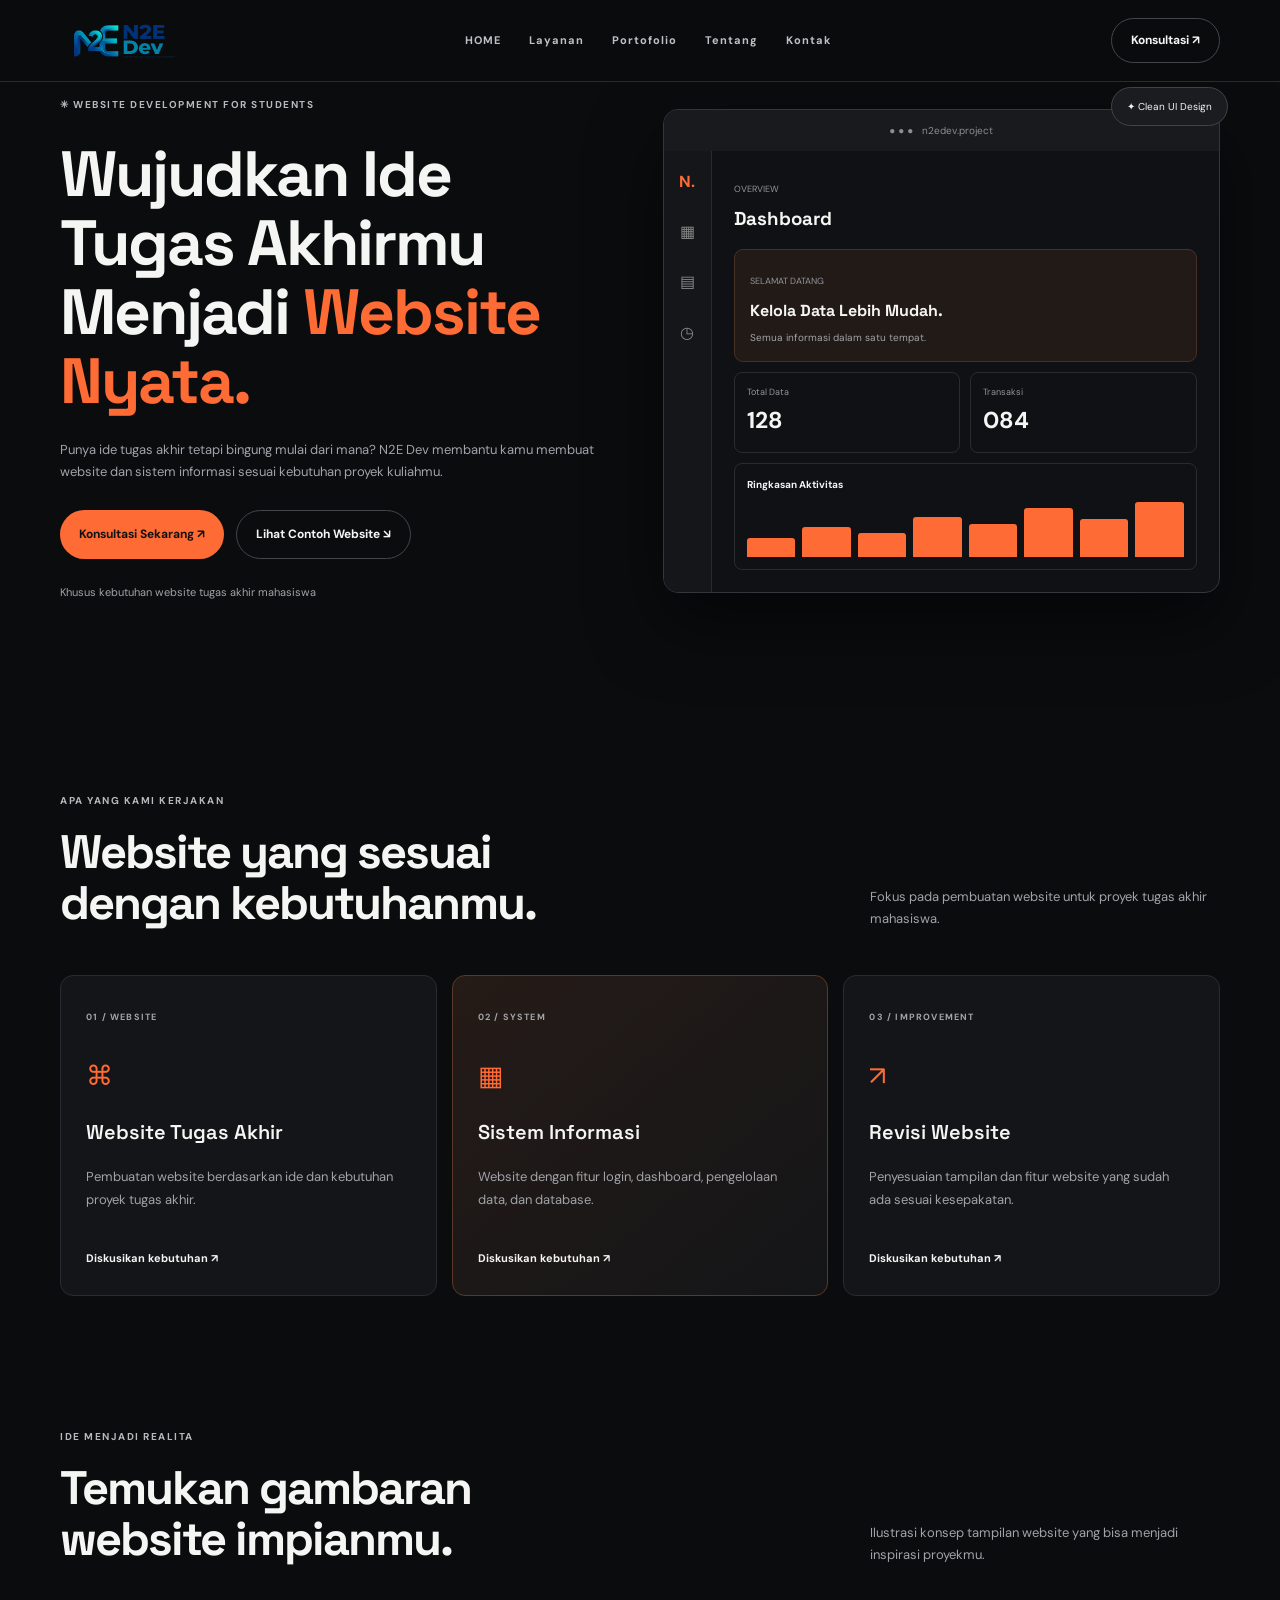
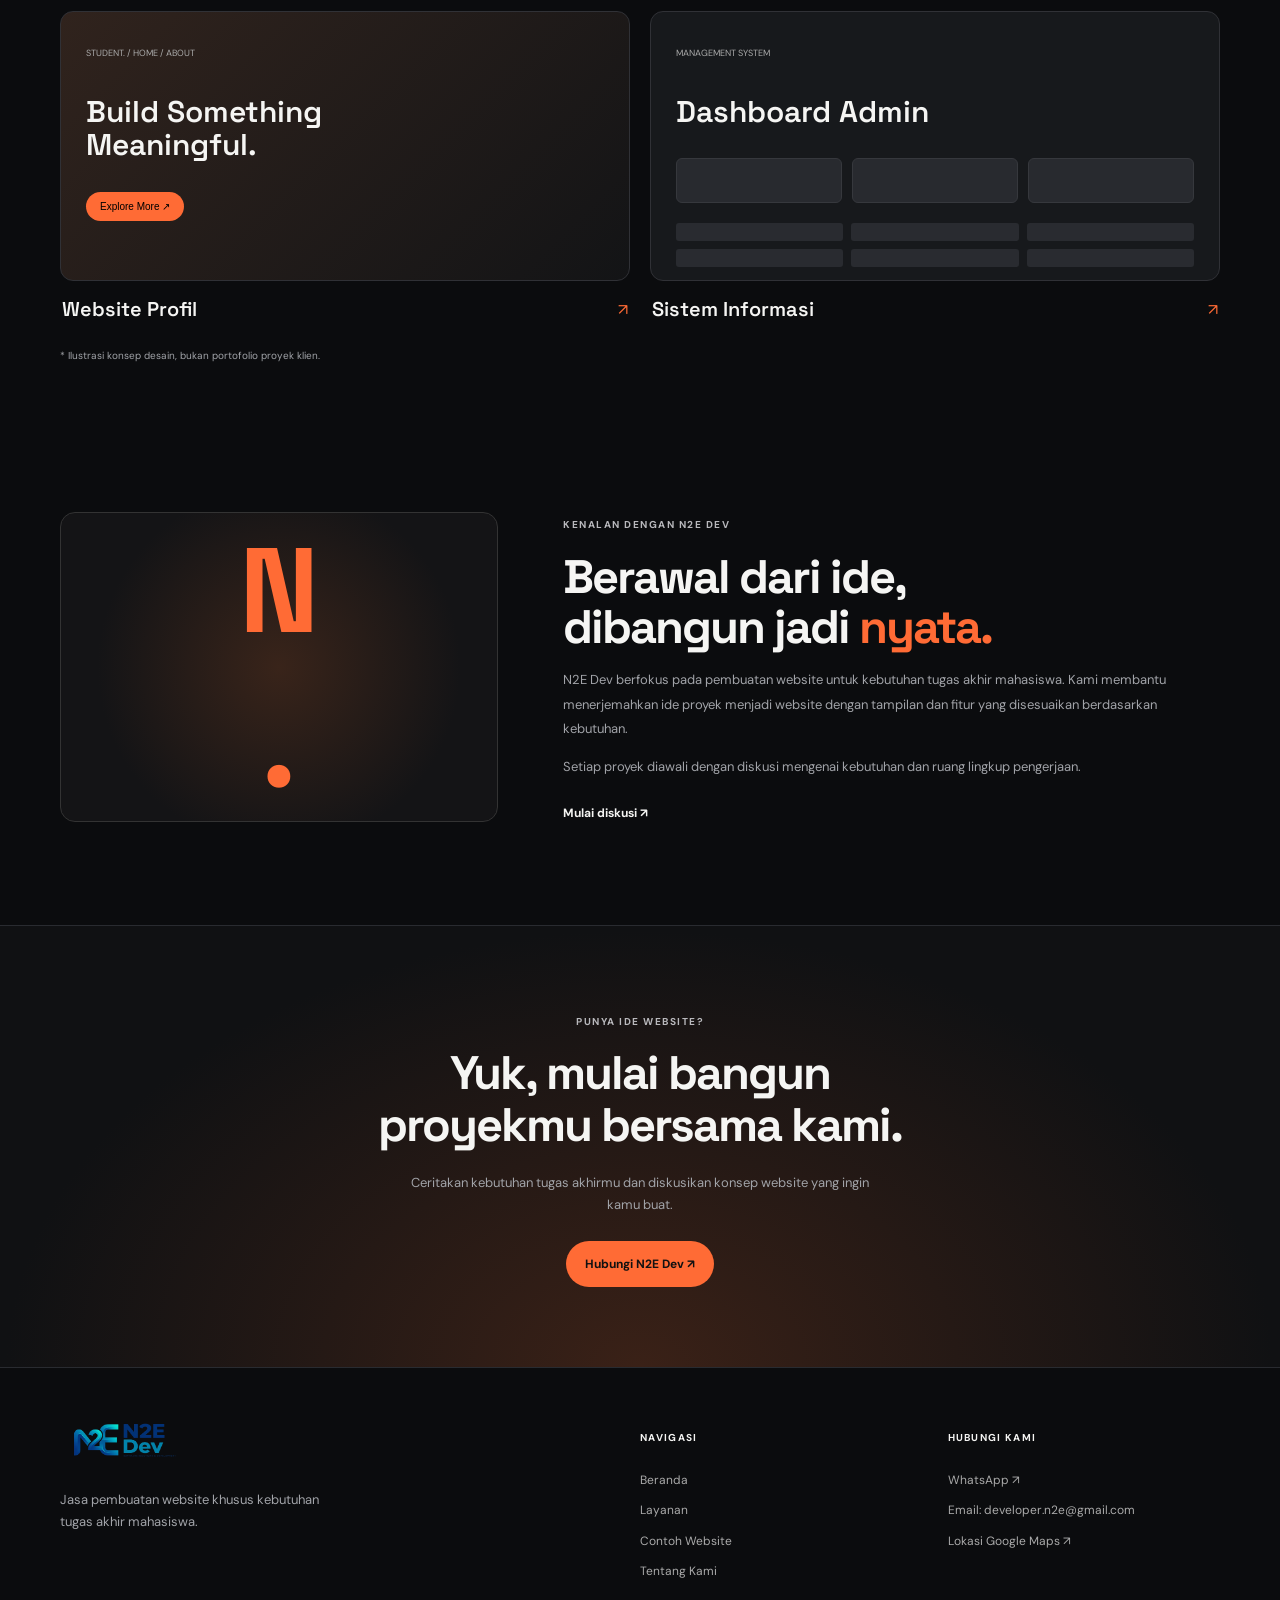
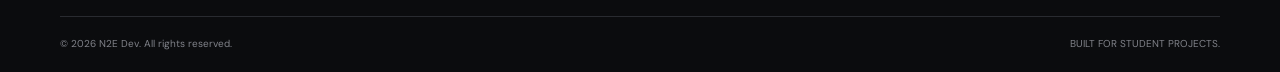
<file: index.html>
<!DOCTYPE html>
<html lang="id">
<head>
  <meta charset="UTF-8">
  <meta name="viewport" content="width=device-width, initial-scale=1.0">
  <title>N2E Dev | Jasa Website Tugas Akhir</title>
  <meta name="description" content="Jasa pembuatan website khusus tugas akhir mahasiswa.">
  <link rel="stylesheet" href="css/style.css">
  <script src="js/layout.js" defer></script>
</head>
<body>
  <div id="navbar-placeholder"></div>

  <main>
    <section class="hero section-wrap" id="home">
      <div class="hero-copy">
        <span class="eyebrow">✳ WEBSITE DEVELOPMENT FOR STUDENTS</span>
        <h1>Wujudkan Ide<br>Tugas Akhirmu<br>Menjadi <span>Website Nyata.</span></h1>
        <p>Punya ide tugas akhir tetapi bingung mulai dari mana? N2E Dev membantu kamu membuat website dan sistem informasi sesuai kebutuhan proyek kuliahmu.</p>
        <div class="actions">
          <a class="btn btn-primary" href="https://wa.me/6285743997608?text=Halo%20N2E%20Dev%2C%20saya%20ingin%20konsultasi%20website%20tugas%20akhir." target="_blank" rel="noopener">Konsultasi Sekarang ↗</a>
          <a class="btn btn-outline" href="#contoh">Lihat Contoh Website ↘</a>
        </div>
        <p class="small-note">Khusus kebutuhan website tugas akhir mahasiswa</p>
      </div>

      <div class="hero-art">
        <div class="browser">
          <div class="browser-top">● ● ● &nbsp; n2edev.project</div>
          <div class="dashboard">
            <aside><b>N.</b><span>▦</span><span>▤</span><span>◷</span></aside>
            <div class="dash-content">
              <small>OVERVIEW</small>
              <h3>Dashboard</h3>
              <div class="welcome">
                <small>SELAMAT DATANG</small>
                <h3>Kelola Data Lebih Mudah.</h3>
                <p>Semua informasi dalam satu tempat.</p>
              </div>
              <div class="stats">
                <div><small>Total Data</small><strong>128</strong></div>
                <div><small>Transaksi</small><strong>084</strong></div>
              </div>
              <div class="chart">
                <strong>Ringkasan Aktivitas</strong>
                <div class="bars">
                  <i style="height:35%"></i><i style="height:55%"></i>
                  <i style="height:43%"></i><i style="height:72%"></i>
                  <i style="height:60%"></i><i style="height:88%"></i>
                  <i style="height:68%"></i><i style="height:100%"></i>
                </div>
              </div>
            </div>
          </div>
        </div>
        <div class="float-chip">✦ Clean UI Design</div>
      </div>
    </section>

    <section class="section section-wrap" id="layanan">
      <div class="section-heading">
        <div><span class="eyebrow">APA YANG KAMI KERJAKAN</span>
          <h2>Website yang sesuai<br>dengan kebutuhanmu.</h2></div>
        <p>Fokus pada pembuatan website untuk proyek tugas akhir mahasiswa.</p>
      </div>

      <div class="cards">
        <article class="service-card">
          <span class="card-index">01 / WEBSITE</span>
          <div class="service-icon">⌘</div>
          <h3>Website Tugas Akhir</h3>
          <p>Pembuatan website berdasarkan ide dan kebutuhan proyek tugas akhir.</p>
          <a href="https://wa.me/6285743997608" target="_blank" rel="noopener">Diskusikan kebutuhan ↗</a>
        </article>
        <article class="service-card featured">
          <span class="card-index">02 / SYSTEM</span>
          <div class="service-icon">▦</div>
          <h3>Sistem Informasi</h3>
          <p>Website dengan fitur login, dashboard, pengelolaan data, dan database.</p>
          <a href="https://wa.me/6285743997608" target="_blank" rel="noopener">Diskusikan kebutuhan ↗</a>
        </article>
        <article class="service-card">
          <span class="card-index">03 / IMPROVEMENT</span>
          <div class="service-icon">↗</div>
          <h3>Revisi Website</h3>
          <p>Penyesuaian tampilan dan fitur website yang sudah ada sesuai kesepakatan.</p>
          <a href="https://wa.me/6285743997608" target="_blank" rel="noopener">Diskusikan kebutuhan ↗</a>
        </article>
      </div>
    </section>

    <section class="section section-wrap" id="contoh">
      <div class="section-heading">
        <div><span class="eyebrow">IDE MENJADI REALITA</span>
          <h2>Temukan gambaran<br>website impianmu.</h2></div>
        <p>Ilustrasi konsep tampilan website yang bisa menjadi inspirasi proyekmu.</p>
      </div>
      <div class="project-grid">
        <article class="project-card">
          <div class="project-visual visual-site">
            <span>STUDENT. / HOME / ABOUT</span>
            <h3>Build Something<br>Meaningful.</h3>
            <button>Explore More ↗</button>
          </div>
          <div class="project-info"><h3>Website Profil</h3><span>↗</span></div>
        </article>
        <article class="project-card">
          <div class="project-visual visual-dash">
            <span>MANAGEMENT SYSTEM</span>
            <h3>Dashboard Admin</h3>
            <div class="fake-stats"><i></i><i></i><i></i></div>
            <div class="fake-table"><i></i><i></i><i></i><i></i><i></i><i></i></div>
          </div>
          <div class="project-info"><h3>Sistem Informasi</h3><span>↗</span></div>
        </article>
      </div>
      <p class="disclaimer">* Ilustrasi konsep desain, bukan portofolio proyek klien.</p>
    </section>

    <section class="about-section section-wrap" id="tentang">
      <div class="about-logo">N<span>.</span></div>
      <div>
        <span class="eyebrow">KENALAN DENGAN N2E DEV</span>
        <h2>Berawal dari ide,<br>dibangun jadi <span>nyata.</span></h2>
        <p>N2E Dev berfokus pada pembuatan website untuk kebutuhan tugas akhir mahasiswa. Kami membantu menerjemahkan ide proyek menjadi website dengan tampilan dan fitur yang disesuaikan berdasarkan kebutuhan.</p>
        <p>Setiap proyek diawali dengan diskusi mengenai kebutuhan dan ruang lingkup pengerjaan.</p>
        <a class="text-link" href="#kontak">Mulai diskusi ↗</a>
      </div>
    </section>

    <section class="cta-section" id="kontak">
      <span class="eyebrow">PUNYA IDE WEBSITE?</span>
      <h2>Yuk, mulai bangun<br>proyekmu bersama kami.</h2>
      <p>Ceritakan kebutuhan tugas akhirmu dan diskusikan konsep website yang ingin kamu buat.</p>
      <a class="btn btn-primary" href="https://wa.me/6285743997608?text=Halo%20N2E%20Dev%2C%20saya%20ingin%20konsultasi." target="_blank" rel="noopener">Hubungi N2E Dev ↗</a>
    </section>
  </main>

  <div id="footer-placeholder"></div>
</body>
</html>
</file>
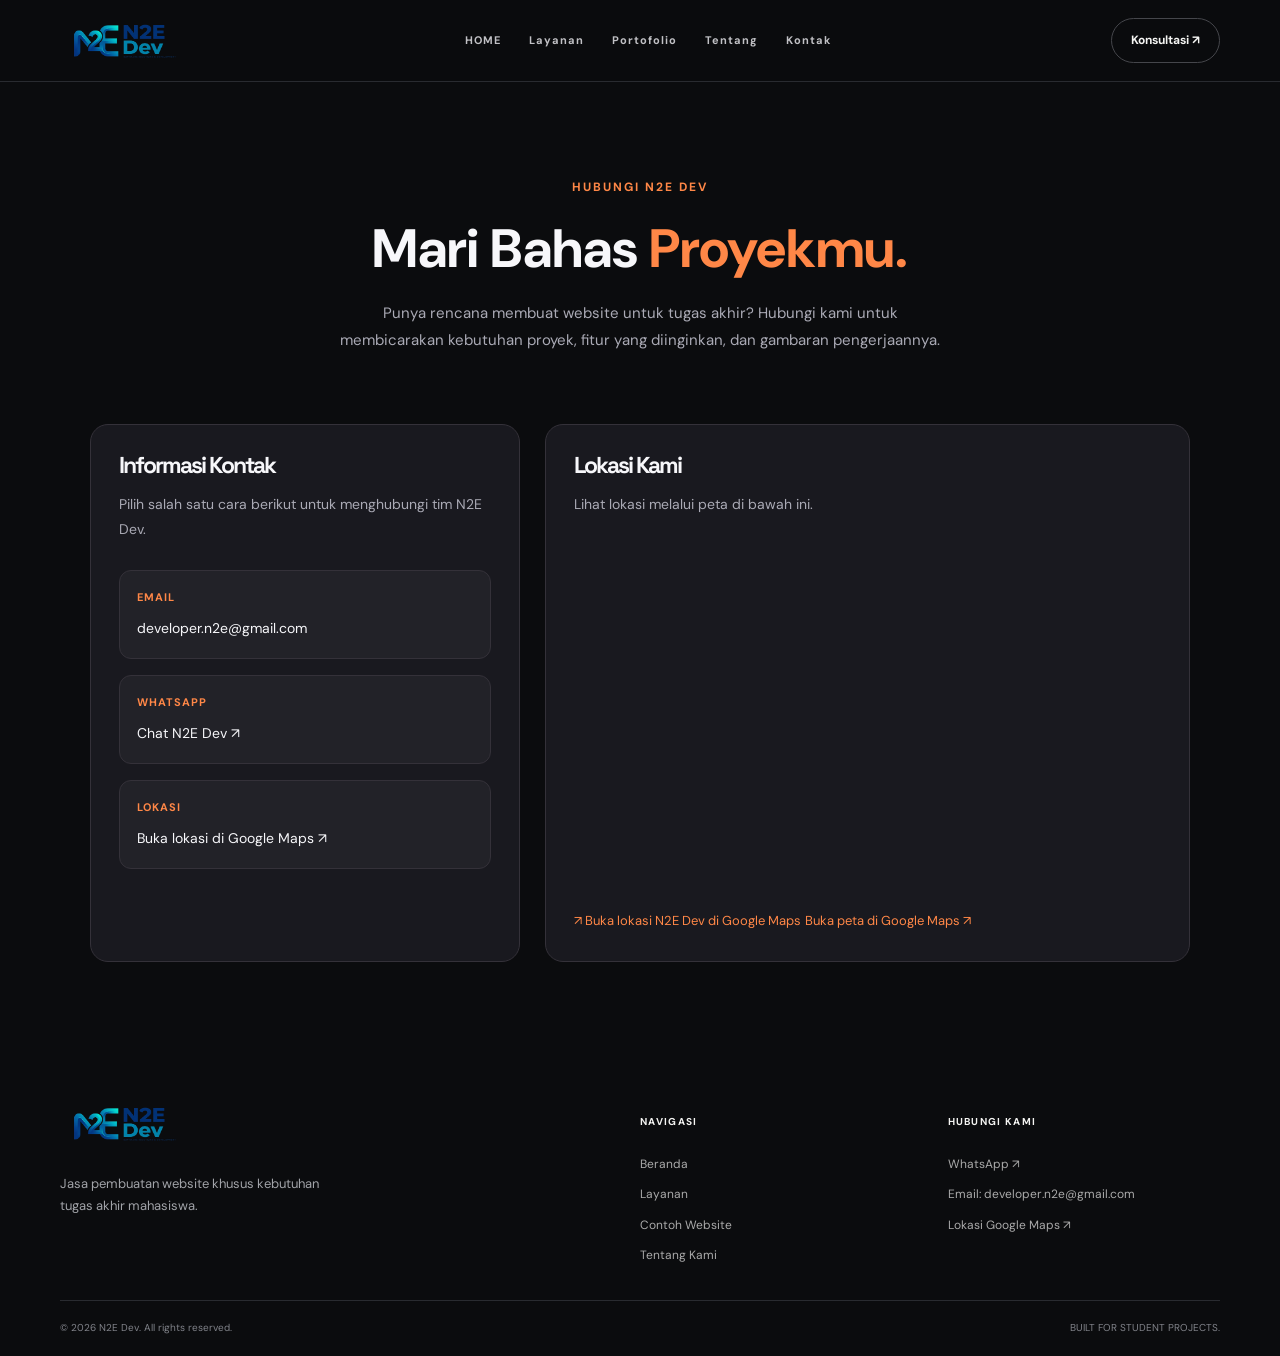
<file: kontak.html>
<!DOCTYPE html>
<html lang="id">
<head>
    <meta charset="UTF-8">
    <meta name="viewport" content="width=device-width, initial-scale=1.0">

    <title>Kontak | N2E Dev</title>
    <meta name="description" content="Hubungi N2E Dev untuk konsultasi website tugas akhir mahasiswa.">

    <link rel="stylesheet" href="css/style.css">
    <script src="js/layout.js" defer></script>

    <style>
        .contact-hero {
            padding: 90px 20px 45px;
            text-align: center;
        }

        .contact-container {
            width: min(1100px, calc(100% - 40px));
            margin: 0 auto;
        }

        .contact-label {
            color: #ff8747;
            font-size: 12px;
            font-weight: 700;
            letter-spacing: 2px;
        }

        .contact-hero h1 {
            margin: 18px 0;
            color: #f7f7fa;
            font-size: clamp(34px, 5vw, 54px);
            line-height: 1.2;
        }

        .contact-hero h1 span {
            color: #ff8747;
        }

        .contact-hero p {
            max-width: 620px;
            margin: 0 auto;
            color: #aaaab5;
            font-size: 15px;
            line-height: 1.8;
        }

        .contact-section {
            padding: 25px 0 90px;
        }

        .contact-grid {
            display: grid;
            grid-template-columns: 0.8fr 1.2fr;
            gap: 25px;
            align-items: stretch;
        }

        .contact-info,
        .contact-map {
            padding: 28px;
            background: #19191f;
            border: 1px solid #343139;
            border-radius: 18px;
        }

        .contact-info h2,
        .contact-map h2 {
            margin: 0 0 12px;
            color: #f7f7fa;
            font-size: 23px;
        }

        .contact-description {
            margin-bottom: 28px;
            color: #aaaab5;
            font-size: 14px;
            line-height: 1.8;
        }

        .contact-item {
            display: block;
            margin-top: 16px;
            padding: 17px;
            color: #f7f7fa;
            text-decoration: none;
            background: #222228;
            border: 1px solid #343139;
            border-radius: 12px;
            transition: border-color .2s ease;
        }

        .contact-item:hover {
            border-color: #ff8747;
        }

        .contact-item small {
            display: block;
            margin-bottom: 7px;
            color: #ff8747;
            font-size: 11px;
            font-weight: 700;
            letter-spacing: 1px;
        }

        .contact-item span {
            font-size: 14px;
            overflow-wrap: anywhere;
        }

        .contact-map iframe {
            display: block;
            width: 100%;
            height: 350px;
            margin-top: 20px;
            border: 0;
            border-radius: 12px;
        }

        .map-link {
            display: inline-block;
            margin-top: 15px;
            color: #ff8747;
            font-size: 13px;
            text-decoration: none;
        }

        .map-link:hover {
            text-decoration: underline;
        }

        @media (max-width: 760px) {
            .contact-hero {
                padding-top: 65px;
            }

            .contact-grid {
                grid-template-columns: 1fr;
            }

            .contact-info,
            .contact-map {
                padding: 22px;
            }

            .contact-map iframe {
                height: 300px;
            }
        }
    </style>
</head>

<body>

    <div id="navbar-placeholder"></div>

    <main>
        <section class="contact-hero">
            <div class="contact-container">
                <span class="contact-label">HUBUNGI N2E DEV</span>

                <h1>
                    Mari Bahas <span>Proyekmu.</span>
                </h1>

                <p>
                    Punya rencana membuat website untuk tugas akhir?
                    Hubungi kami untuk membicarakan kebutuhan proyek,
                    fitur yang diinginkan, dan gambaran pengerjaannya.
                </p>
            </div>
        </section>

        <section class="contact-section">
            <div class="contact-container">
                <div class="contact-grid">

                    <div class="contact-info">
                        <h2>Informasi Kontak</h2>

                        <p class="contact-description">
                            Pilih salah satu cara berikut untuk menghubungi
                            tim N2E Dev.
                        </p>

                        <a
                            class="contact-item"
                            href="mailto:developer.n2e@gmail.com"
                        >
                            <small>EMAIL</small>
                            <span>developer.n2e@gmail.com</span>
                        </a>

                        <a
                            class="contact-item"
                            href="https://wa.me/6285743997608"
                            target="_blank"
                            rel="noopener noreferrer"
                        >
                            <small>WHATSAPP</small>
                            <span>Chat N2E Dev ↗</span>
                        </a>

                        <a
                            class="contact-item"
                            href="https://maps.app.goo.gl/LSsP4iiY8KtoSGz6A"
                            target="_blank"
                            rel="noopener noreferrer"
                        >
                            <small>LOKASI</small>
                            <span>Buka lokasi di Google Maps ↗</span>
                        </a>
                    </div>

                    <div class="contact-map">
                        <h2>Lokasi Kami</h2>

                        <p class="contact-description">
                            Lihat lokasi melalui peta di bawah ini.
                        </p>

<iframe
    src="https://maps.google.com/maps?q=-6.3458026,106.5529234&z=17&output=embed"
    title="Lokasi N2E Dev di Google Maps"
    width="100%"
    height="370"
    style="border:0;"
    loading="lazy"
    allowfullscreen
    referrerpolicy="no-referrer-when-downgrade">
</iframe>

<a
    class="map-link"
    href="https://maps.app.goo.gl/LSsP4iiY8KtoSGz6A"
    target="_blank"
    rel="noopener noreferrer">
    ↗ Buka lokasi N2E Dev di Google Maps
</a>

                        <a
                            class="map-link"
                            href="https://maps.app.goo.gl/LSsP4iiY8KtoSGz6A"
                            target="_blank"
                            rel="noopener noreferrer"
                        >
                            Buka peta di Google Maps ↗
                        </a>
                    </div>

                </div>
            </div>
        </section>
    </main>

    <div id="footer-placeholder"></div>

</body>
</html>
</file>
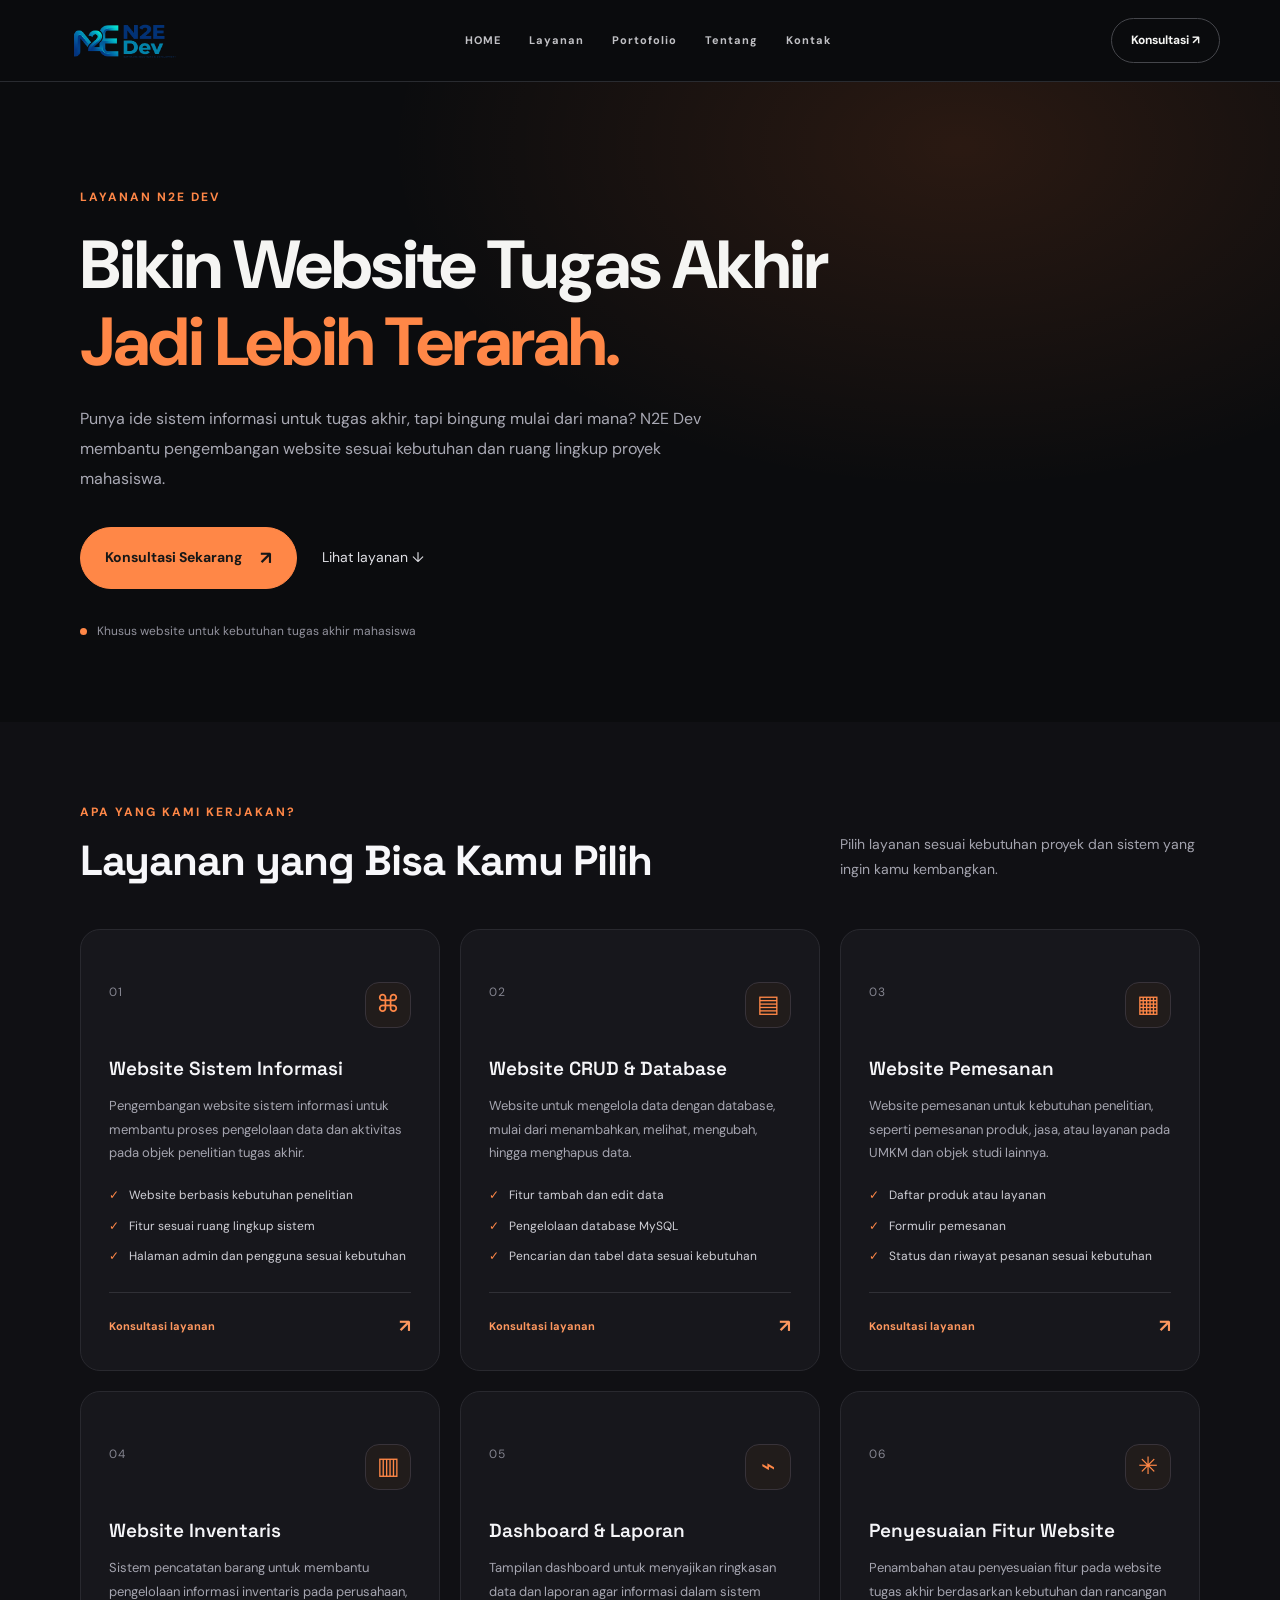
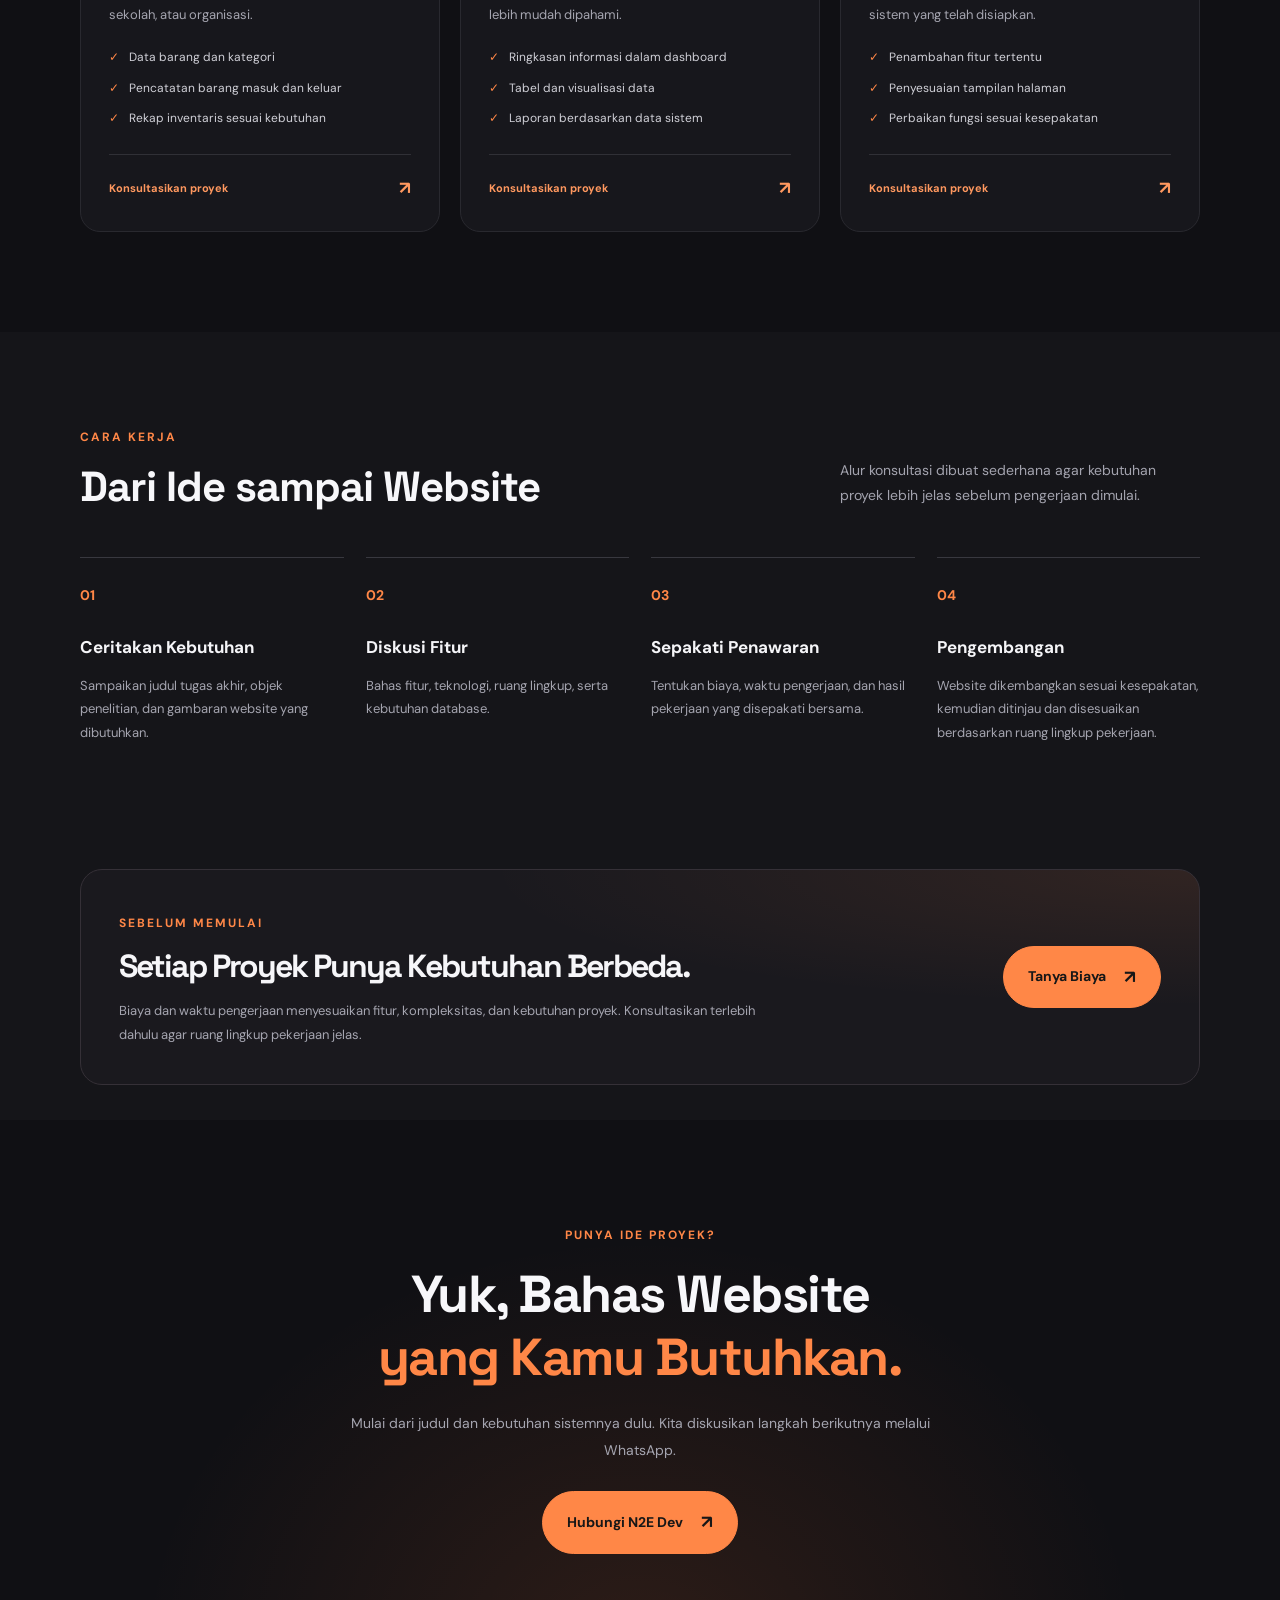
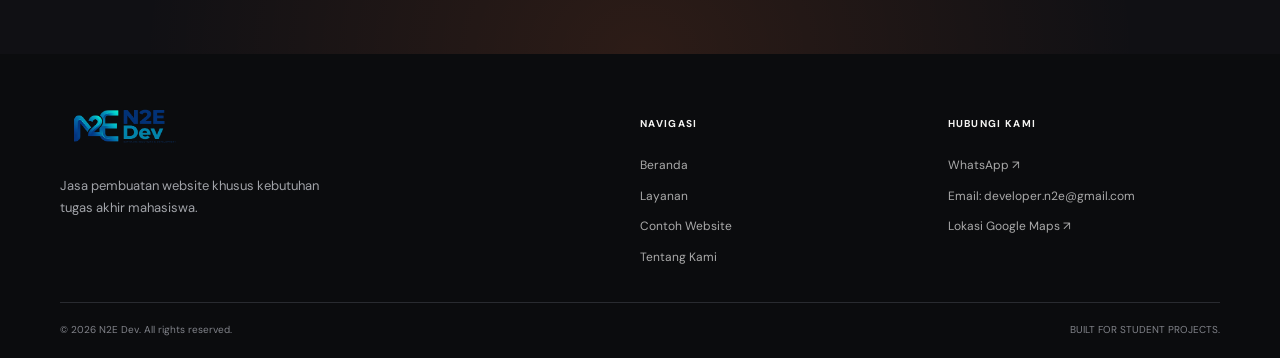
<file: layanan.html>
<!DOCTYPE html>
<html lang="id">
<head>
    <meta charset="UTF-8">
    <meta name="viewport" content="width=device-width, initial-scale=1.0">

    <title>Layanan Website Tugas Akhir | N2E Dev</title>
    <meta name="description" content="Lihat layanan N2E Dev untuk pembuatan website tugas akhir mahasiswa Sistem Informasi dan Informatika.">

    <link rel="stylesheet" href="css/style.css">
    <link rel="stylesheet" href="css/layanan.css">

    <script src="js/layout.js" defer></script>
</head>
<body>

    <!-- Navbar dari komponen -->
    <div id="navbar-placeholder"></div>

    <main>
        <!-- HERO LAYANAN -->
        <section class="service-hero">
            <div class="service-container">
                <span class="section-label">
                    LAYANAN N2E DEV
                </span>

                <h1>
                    Bikin Website Tugas Akhir
                    <span>Jadi Lebih Terarah.</span>
                </h1>

                <p class="service-hero-description">
                    Punya ide sistem informasi untuk tugas akhir, tapi bingung
                    mulai dari mana? N2E Dev membantu pengembangan website
                    sesuai kebutuhan dan ruang lingkup proyek mahasiswa.
                </p>

                <div class="service-hero-actions">
                    <a
                        href="https://wa.me/6285743997608?text=Halo%20N2E%20Dev%2C%20saya%20ingin%20konsultasi%20layanan%20website%20tugas%20akhir."
                        class="service-button"
                        target="_blank"
                        rel="noopener noreferrer"
                    >
                        Konsultasi Sekarang
                        <span>↗</span>
                    </a>

                    <a href="#daftar-layanan" class="service-text-link">
                        Lihat layanan ↓
                    </a>
                </div>

                <div class="service-hero-note">
                    <span class="note-dot"></span>
                    <span>Khusus website untuk kebutuhan tugas akhir mahasiswa</span>
                </div>
            </div>
        </section>

        <!-- DAFTAR LAYANAN -->
        <section class="service-list-section" id="daftar-layanan">
            <div class="service-container">

                <div class="service-section-heading">
                    <div>
                        <span class="section-label">APA YANG KAMI KERJAKAN?</span>
                        <h2>Layanan yang Bisa Kamu Pilih</h2>
                    </div>

                    <p>
                        Pilih layanan sesuai kebutuhan proyek dan sistem
                        yang ingin kamu kembangkan.
                    </p>
                </div>

                <div class="service-grid">

                    <!-- LAYANAN 1 -->
                    <article class="service-card">
                        <div class="service-card-top">
                            <span class="service-number">01</span>
                            <span class="service-icon">⌘</span>
                        </div>

                        <h3>Website Sistem Informasi</h3>

                        <p>
                            Pengembangan website sistem informasi untuk
                            membantu proses pengelolaan data dan aktivitas
                            pada objek penelitian tugas akhir.
                        </p>

                        <ul>
                            <li>Website berbasis kebutuhan penelitian</li>
                            <li>Fitur sesuai ruang lingkup sistem</li>
                            <li>Halaman admin dan pengguna sesuai kebutuhan</li>
                        </ul>

                       <a href="https://wa.me/6285743997608?text=Halo%20N2E%20Dev%2C%20saya%20ingin%20konsultasi%20pembuatan%20website%20sistem%20informasi."
   class="service-card-link"
   target="_blank"
   rel="noopener noreferrer">
    Konsultasi layanan <span>↗</span>
</a>
                    </article>

                    <!-- LAYANAN 2 -->
                    <article class="service-card">
                        <div class="service-card-top">
                            <span class="service-number">02</span>
                            <span class="service-icon">▤</span>
                        </div>

                        <h3>Website CRUD & Database</h3>

                        <p>
                            Website untuk mengelola data dengan database,
                            mulai dari menambahkan, melihat, mengubah,
                            hingga menghapus data.
                        </p>

                        <ul>
                            <li>Fitur tambah dan edit data</li>
                            <li>Pengelolaan database MySQL</li>
                            <li>Pencarian dan tabel data sesuai kebutuhan</li>
                        </ul>

                     <a href="https://wa.me/6285743997608?text=Halo%20N2E%20Dev%2C%20saya%20ingin%20konsultasi%20website%20CRUD%20dan%20database."
   class="service-card-link"
   target="_blank"
   rel="noopener noreferrer">
    Konsultasi layanan <span>↗</span>
</a>
                    </article>

                    <!-- LAYANAN 3 -->
                    <article class="service-card">
                        <div class="service-card-top">
                            <span class="service-number">03</span>
                            <span class="service-icon">▦</span>
                        </div>

                        <h3>Website Pemesanan</h3>

                        <p>
                            Website pemesanan untuk kebutuhan penelitian,
                            seperti pemesanan produk, jasa, atau layanan
                            pada UMKM dan objek studi lainnya.
                        </p>

                        <ul>
                            <li>Daftar produk atau layanan</li>
                            <li>Formulir pemesanan</li>
                            <li>Status dan riwayat pesanan sesuai kebutuhan</li>
                        </ul>

                      <a href="https://wa.me/6285743997608?text=Halo%20N2E%20Dev%2C%20saya%20ingin%20konsultasi%20website%20pemesanan."
   class="service-card-link"
   target="_blank"
   rel="noopener noreferrer">
    Konsultasi layanan <span>↗</span>
</a>
                    </article>

                    <!-- LAYANAN 4 -->
                    <article class="service-card">
                        <div class="service-card-top">
                            <span class="service-number">04</span>
                            <span class="service-icon">▥</span>
                        </div>

                        <h3>Website Inventaris</h3>

                        <p>
                            Sistem pencatatan barang untuk membantu
                            pengelolaan informasi inventaris pada
                            perusahaan, sekolah, atau organisasi.
                        </p>

                        <ul>
                            <li>Data barang dan kategori</li>
                            <li>Pencatatan barang masuk dan keluar</li>
                            <li>Rekap inventaris sesuai kebutuhan</li>
                        </ul>

                        <a href="#konsultasi" class="service-card-link">
                            Konsultasikan proyek <span>↗</span>
                        </a>
                    </article>

                    <!-- LAYANAN 5 -->
                    <article class="service-card">
                        <div class="service-card-top">
                            <span class="service-number">05</span>
                            <span class="service-icon">⌁</span>
                        </div>

                        <h3>Dashboard & Laporan</h3>

                        <p>
                            Tampilan dashboard untuk menyajikan ringkasan
                            data dan laporan agar informasi dalam sistem
                            lebih mudah dipahami.
                        </p>

                        <ul>
                            <li>Ringkasan informasi dalam dashboard</li>
                            <li>Tabel dan visualisasi data</li>
                            <li>Laporan berdasarkan data sistem</li>
                        </ul>

                        <a href="#konsultasi" class="service-card-link">
                            Konsultasikan proyek <span>↗</span>
                        </a>
                    </article>

                    <!-- LAYANAN 6 -->
                    <article class="service-card">
                        <div class="service-card-top">
                            <span class="service-number">06</span>
                            <span class="service-icon">✳</span>
                        </div>

                        <h3>Penyesuaian Fitur Website</h3>

                        <p>
                            Penambahan atau penyesuaian fitur pada website
                            tugas akhir berdasarkan kebutuhan dan
                            rancangan sistem yang telah disiapkan.
                        </p>

                        <ul>
                            <li>Penambahan fitur tertentu</li>
                            <li>Penyesuaian tampilan halaman</li>
                            <li>Perbaikan fungsi sesuai kesepakatan</li>
                        </ul>

                        <a href="#konsultasi" class="service-card-link">
                            Konsultasikan proyek <span>↗</span>
                        </a>
                    </article>

                </div>
            </div>
        </section>

        <!-- ALUR PEMESANAN -->
        <section class="service-process-section">
            <div class="service-container">

                <div class="service-section-heading process-heading">
                    <div>
                        <span class="section-label">CARA KERJA</span>
                        <h2>Dari Ide sampai Website</h2>
                    </div>

                    <p>
                        Alur konsultasi dibuat sederhana agar kebutuhan
                        proyek lebih jelas sebelum pengerjaan dimulai.
                    </p>
                </div>

                <div class="process-grid">

                    <article class="process-item">
                        <span class="process-number">01</span>
                        <h3>Ceritakan Kebutuhan</h3>
                        <p>
                            Sampaikan judul tugas akhir, objek penelitian,
                            dan gambaran website yang dibutuhkan.
                        </p>
                    </article>

                    <article class="process-item">
                        <span class="process-number">02</span>
                        <h3>Diskusi Fitur</h3>
                        <p>
                            Bahas fitur, teknologi, ruang lingkup,
                            serta kebutuhan database.
                        </p>
                    </article>

                    <article class="process-item">
                        <span class="process-number">03</span>
                        <h3>Sepakati Penawaran</h3>
                        <p>
                            Tentukan biaya, waktu pengerjaan, dan
                            hasil pekerjaan yang disepakati bersama.
                        </p>
                    </article>

                    <article class="process-item">
                        <span class="process-number">04</span>
                        <h3>Pengembangan</h3>
                        <p>
                            Website dikembangkan sesuai kesepakatan,
                            kemudian ditinjau dan disesuaikan berdasarkan
                            ruang lingkup pekerjaan.
                        </p>
                    </article>

                </div>
            </div>
        </section>

        <!-- CATATAN LAYANAN -->
        <section class="service-note-section">
            <div class="service-container">
                <div class="service-note-card">
                    <div>
                        <span class="section-label">SEBELUM MEMULAI</span>
                        <h2>Setiap Proyek Punya Kebutuhan Berbeda.</h2>
                        <p>
                            Biaya dan waktu pengerjaan menyesuaikan fitur,
                            kompleksitas, dan kebutuhan proyek. Konsultasikan
                            terlebih dahulu agar ruang lingkup pekerjaan jelas.
                        </p>
                    </div>

                    <a
                        href="https://wa.me/6285743997608?text=Halo%20N2E%20Dev%2C%20saya%20ingin%20menanyakan%20biaya%20dan%20fitur%20website%20untuk%20tugas%20akhir."
                        class="service-button"
                        target="_blank"
                        rel="noopener noreferrer"
                    >
                        Tanya Biaya <span>↗</span>
                    </a>
                </div>
            </div>
        </section>

        <!-- CTA -->
        <section class="service-cta-section" id="konsultasi">
            <div class="service-container">
                <span class="section-label">PUNYA IDE PROYEK?</span>

                <h2>
                    Yuk, Bahas Website
                    <span>yang Kamu Butuhkan.</span>
                </h2>

                <p>
                    Mulai dari judul dan kebutuhan sistemnya dulu.
                    Kita diskusikan langkah berikutnya melalui WhatsApp.
                </p>

                <a
                    href="https://wa.me/6285743997608?text=Halo%20N2E%20Dev%2C%20saya%20ingin%20konsultasi%20website%20untuk%20tugas%20akhir."
                    class="service-button"
                    target="_blank"
                    rel="noopener noreferrer"
                >
                    Hubungi N2E Dev <span>↗</span>
                </a>
            </div>
        </section>

    </main>

    <!-- Footer dari komponen -->
    <div id="footer-placeholder"></div>

</body>
</html>
</file>
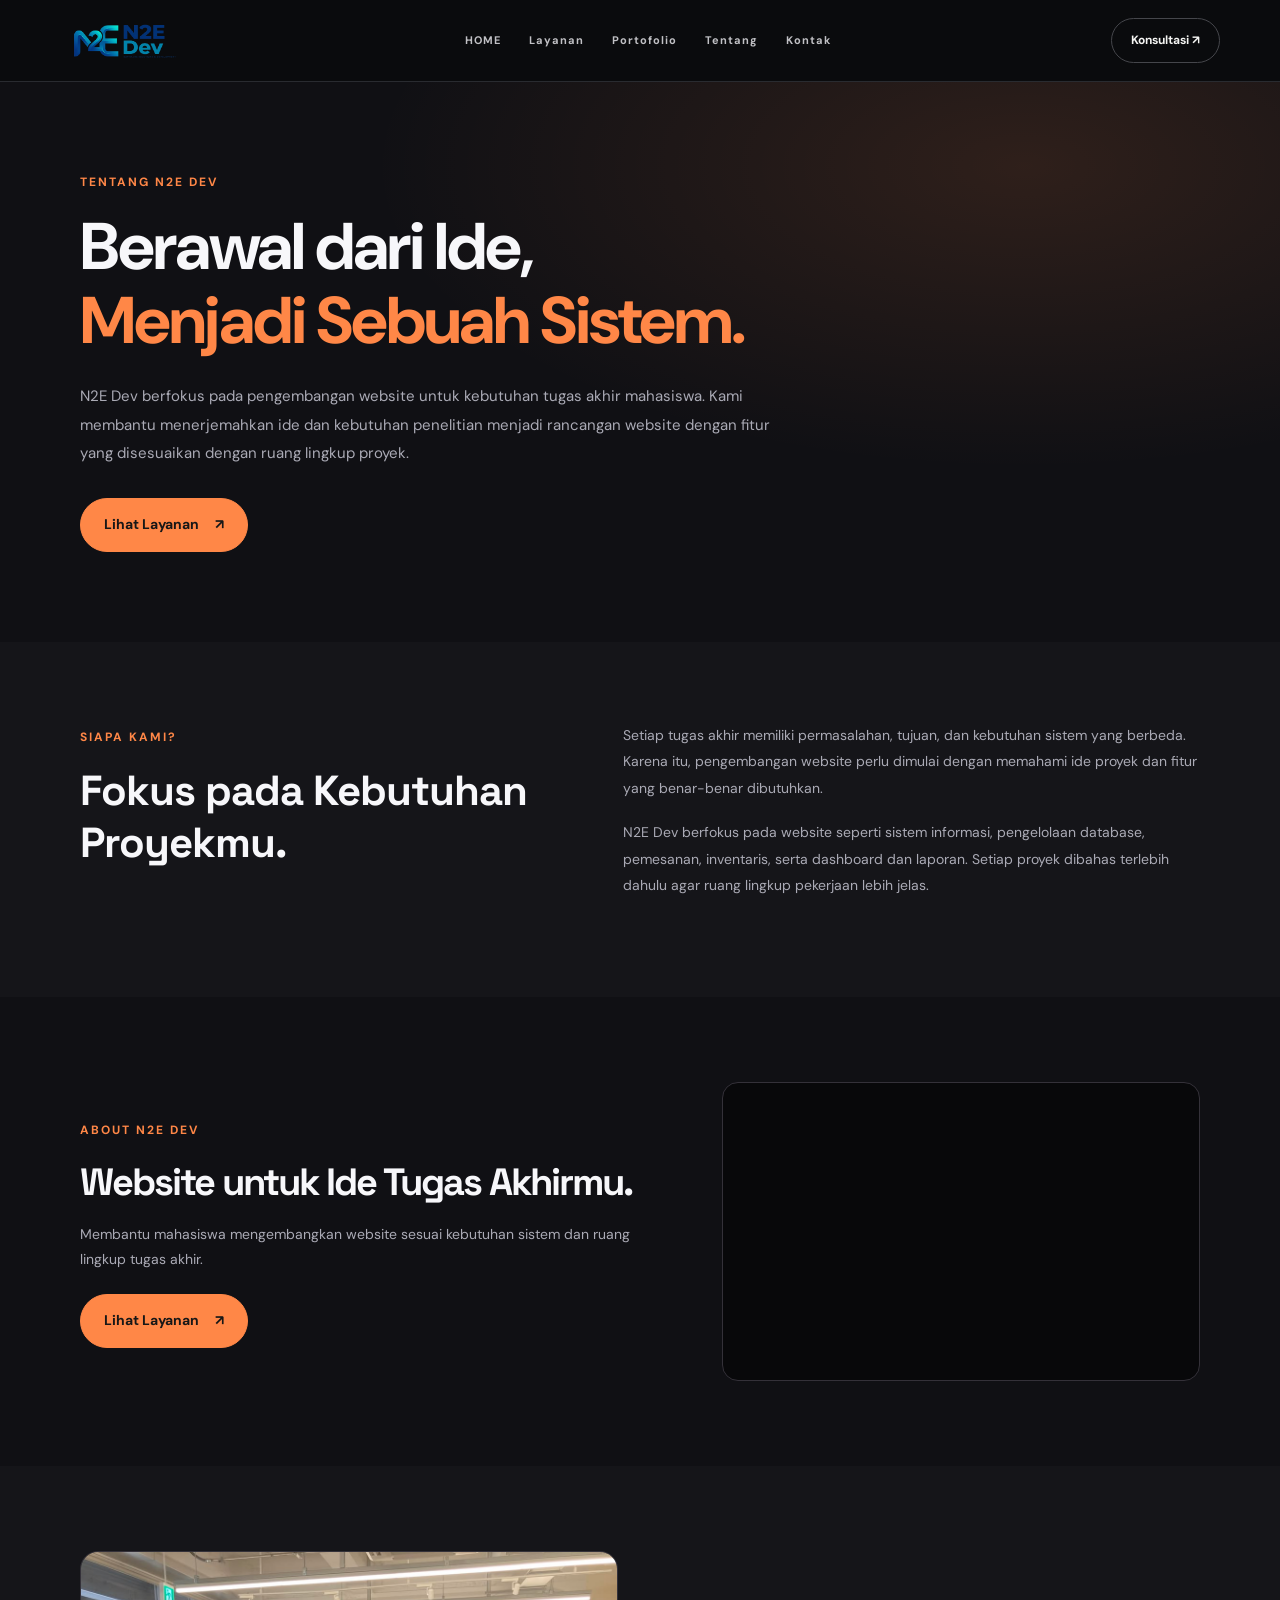
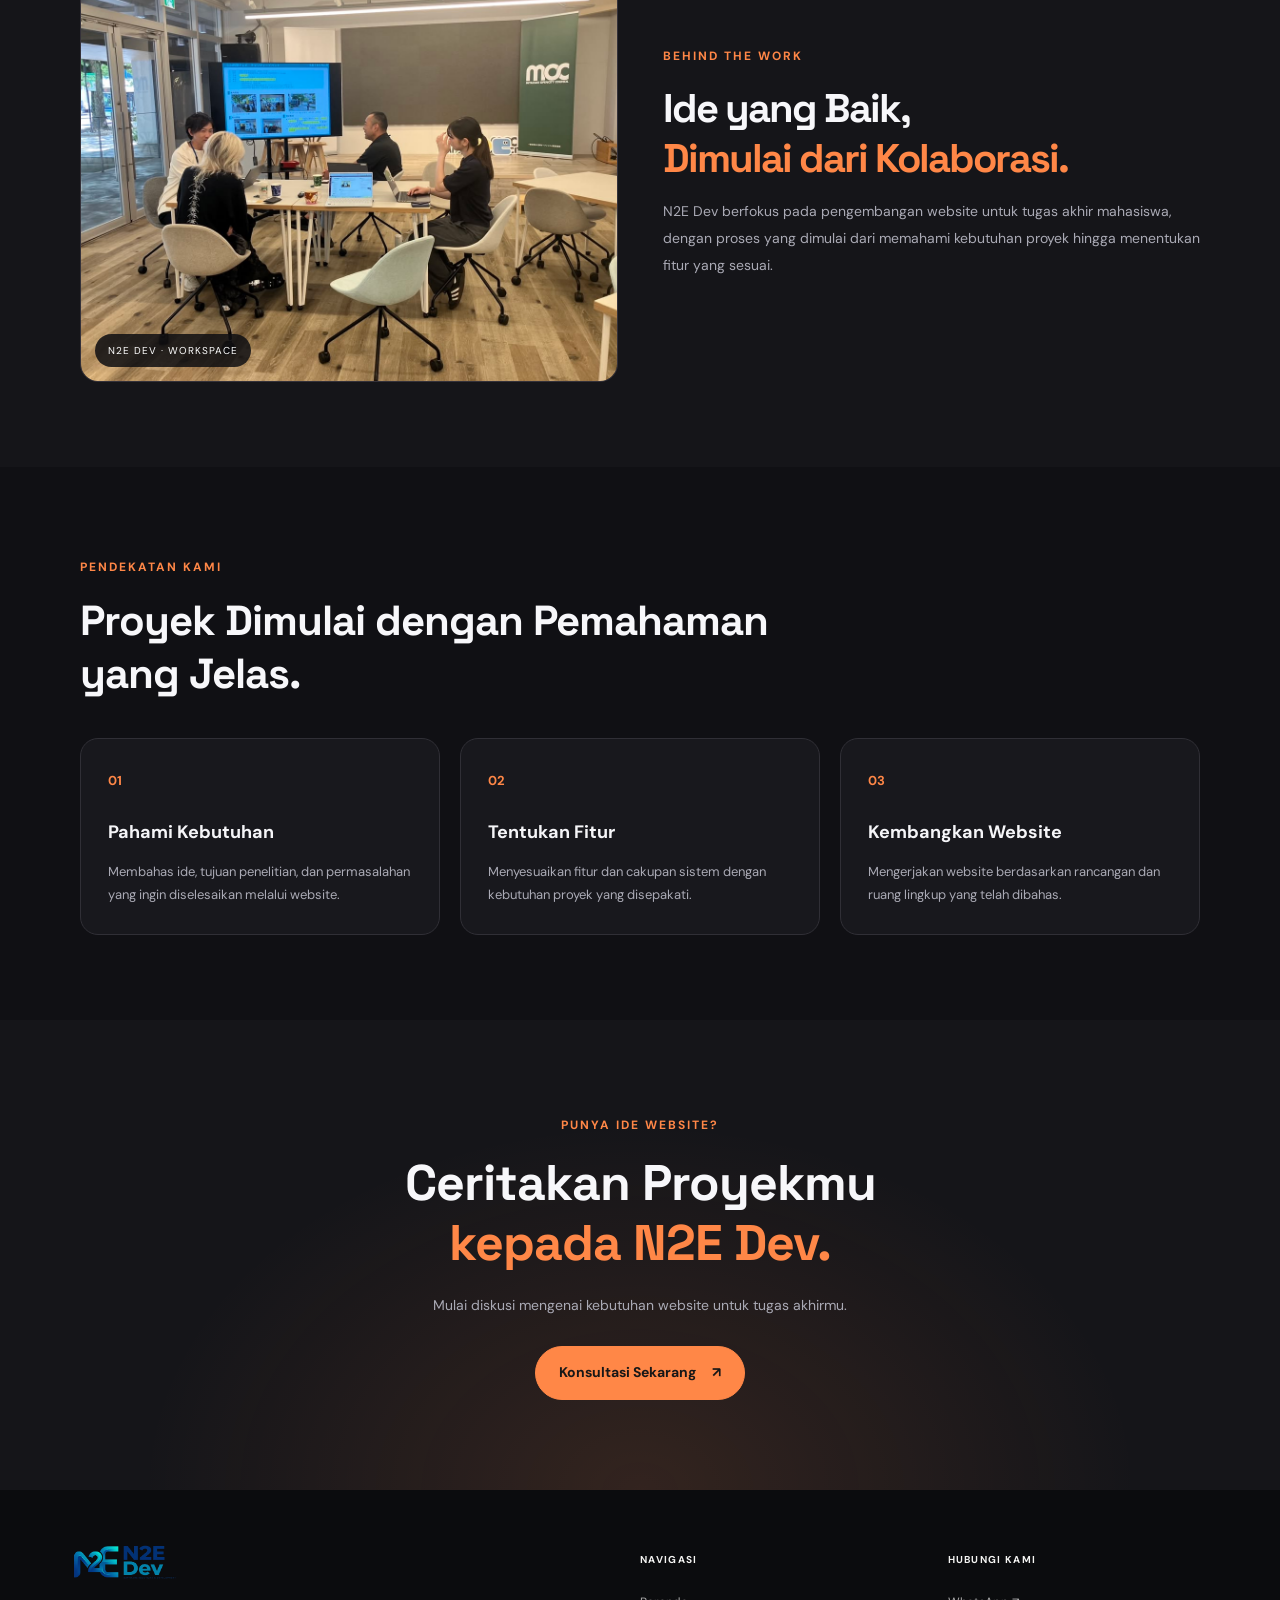
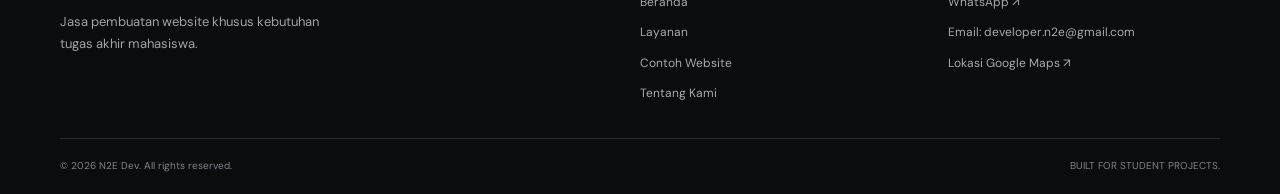
<file: tentang.html>
<!DOCTYPE html>
<html lang="id">
<head>
    <meta charset="UTF-8">
    <meta name="viewport" content="width=device-width, initial-scale=1.0">

    <title>Tentang N2E Dev | Website Tugas Akhir</title>
    <meta name="description" content="Kenali N2E Dev, layanan pengembangan website untuk kebutuhan tugas akhir mahasiswa.">

    <link rel="stylesheet" href="css/style.css">
    <link rel="stylesheet" href="css/tentang.css">
    <script src="js/layout.js" defer></script>
</head>
<body>

    <div id="navbar-placeholder"></div>

    <main>
        <!-- BAGIAN TENTANG -->
        <section class="about-hero">
            <div class="about-container">
                <span class="about-label">TENTANG N2E DEV</span>

                <h1>
                    Berawal dari Ide,
                    <span>Menjadi Sebuah Sistem.</span>
                </h1>

                <p class="about-intro">
                    N2E Dev berfokus pada pengembangan website untuk kebutuhan
                    tugas akhir mahasiswa. Kami membantu menerjemahkan ide dan
                    kebutuhan penelitian menjadi rancangan website dengan fitur
                    yang disesuaikan dengan ruang lingkup proyek.
                </p>

                <a href="layanan.html" class="about-button">
                    Lihat Layanan <span>↗</span>
                </a>
            </div>
        </section>

        <!-- PROFIL -->
        <section class="about-profile">
            <div class="about-container about-profile-grid">
                <div class="about-profile-heading">
                    <span class="about-label">SIAPA KAMI?</span>
                    <h2>Fokus pada Kebutuhan Proyekmu.</h2>
                </div>

                <div class="about-profile-text">
                    <p>
                        Setiap tugas akhir memiliki permasalahan, tujuan,
                        dan kebutuhan sistem yang berbeda. Karena itu,
                        pengembangan website perlu dimulai dengan memahami
                        ide proyek dan fitur yang benar-benar dibutuhkan.
                    </p>

                    <p>
                        N2E Dev berfokus pada website seperti sistem informasi,
                        pengelolaan database, pemesanan, inventaris, serta
                        dashboard dan laporan. Setiap proyek dibahas terlebih
                        dahulu agar ruang lingkup pekerjaan lebih jelas.
                    </p>
                </div>
            </div>
        </section>

        <!-- VIDEO DEMO -->
        
<section class="about-demo">
    <div class="about-container about-demo-row">
        <div class="about-demo-text">
            <span class="about-label">ABOUT N2E DEV</span>
            <h2>Website untuk Ide Tugas Akhirmu.</h2>
            <p>
                Membantu mahasiswa mengembangkan website sesuai kebutuhan
                sistem dan ruang lingkup tugas akhir.
            </p>
            <a href="layanan.html" class="about-button">
                Lihat Layanan <span>↗</span>
            </a>
        </div>

        <div class="about-demo-preview">
            <video autoplay muted loop playsinline preload="metadata">
                <source src="images/demo.mp4" type="video/mp4">
            </video>
        </div>
    </div>
</section>

        <!-- DUA GAMBAR DEMO -->
        
<!-- FOTO KERJA TIM -->
<section class="about-gallery">
    <div class="about-container about-team-grid">

        <div class="about-team-image">
            <img
                src="images/Workspace.jpg"
                alt="Workspace tim N2E Dev"
                loading="lazy"
            >
            <span class="team-image-label">N2E DEV · WORKSPACE</span>
        </div>

        <div class="about-team-content">
            <span class="about-label">BEHIND THE WORK</span>

            <h2>
                Ide yang Baik,
                <span>Dimulai dari Kolaborasi.</span>
            </h2>

            <p>
                N2E Dev berfokus pada pengembangan website untuk tugas akhir
                mahasiswa, dengan proses yang dimulai dari memahami kebutuhan
                proyek hingga menentukan fitur yang sesuai.
            </p>
        </div>

    </div>
</section>

        <!-- PENDEKATAN -->
        <section class="about-approach">
            <div class="about-container">
                <span class="about-label">PENDEKATAN KAMI</span>
                <h2>Proyek Dimulai dengan Pemahaman yang Jelas.</h2>

                <div class="approach-grid">
                    <article class="approach-card">
                        <span>01</span>
                        <h3>Pahami Kebutuhan</h3>
                        <p>
                            Membahas ide, tujuan penelitian, dan permasalahan
                            yang ingin diselesaikan melalui website.
                        </p>
                    </article>

                    <article class="approach-card">
                        <span>02</span>
                        <h3>Tentukan Fitur</h3>
                        <p>
                            Menyesuaikan fitur dan cakupan sistem dengan
                            kebutuhan proyek yang disepakati.
                        </p>
                    </article>

                    <article class="approach-card">
                        <span>03</span>
                        <h3>Kembangkan Website</h3>
                        <p>
                            Mengerjakan website berdasarkan rancangan
                            dan ruang lingkup yang telah dibahas.
                        </p>
                    </article>
                </div>
            </div>
        </section>

        <!-- CTA -->
        <section class="about-cta">
            <div class="about-container">
                <span class="about-label">PUNYA IDE WEBSITE?</span>
                <h2>
                    Ceritakan Proyekmu
                    <span>kepada N2E Dev.</span>
                </h2>
                <p>
                    Mulai diskusi mengenai kebutuhan website untuk tugas akhirmu.
                </p>

                <a
                    href="https://wa.me/6285743997608?text=Halo%20N2E%20Dev%2C%20saya%20ingin%20konsultasi%20website%20tugas%20akhir."
                    target="_blank"
                    rel="noopener noreferrer"
                    class="about-button"
                >
                    Konsultasi Sekarang <span>↗</span>
                </a>
            </div>
        </section>
    </main>

    <div id="footer-placeholder"></div>

</body>
</html>
</file>
<file: css/style.css>
@import url('https://fonts.googleapis.com/css2?family=DM+Sans:wght@400;500;600;700&family=Space+Grotesk:wght@400;500;600;700&display=swap');

:root {
  --bg: #0b0c0e;
  --panel: #141518;
  --text: #f5f5f3;
  --muted: #a1a3a8;
  --line: #292b30;
  --orange: #ff6b35;
}

* { box-sizing: border-box; }
html { scroll-behavior: smooth; scroll-padding-top: 95px; }
body {
  margin: 0;
  background: var(--bg);
  color: var(--text);
  font-family: 'DM Sans', Arial, sans-serif;
  line-height: 1.7;
}
a { color: inherit; text-decoration: none; }
p { color: var(--muted); font-size: 13px; }
.section-wrap { width: min(1160px, calc(100% - 48px)); margin: auto; }

.navbar {
  min-height: 82px;
  padding: 0 max(24px, calc((100% - 1160px) / 2));
  display: flex; align-items: center; justify-content: space-between; gap: 22px;
  border-bottom: 1px solid var(--line);
  background: #0b0c0ef5;
  position: sticky; top: 0; z-index: 20;
  backdrop-filter: blur(15px);
}
.brand-logo { display: flex; align-items: center; gap: 10px; }
.logo-icon {
  width: 39px; height: 39px; display: grid; place-items: center;
  background: var(--orange); color: #111; border-radius: 12px;
  font: 700 22px 'Space Grotesk', sans-serif;
}
.logo-text { font: 700 20px 'Space Grotesk', sans-serif; line-height: 1.1; }
.logo-dot { color: var(--orange); }
.logo-text small { display: block; font: 700 9px 'DM Sans', sans-serif; letter-spacing: 2px; color: #999; margin-top: 4px; }
.nav-menu { display: flex; align-items: center; gap: 28px; }
.nav-menu a { color: #c1c1c5; font-size: 11px; font-weight: 700; letter-spacing: 1px; }
.nav-menu a:hover, .nav-menu a.active { color: var(--orange); }
.nav-cta { border: 1px solid #45464b; border-radius: 99px; padding: 11px 19px; font-size: 12px; font-weight: 700; }
.nav-cta:hover { background: var(--orange); color: #111; border-color: var(--orange); }
.menu-toggle { display: none; color: white; background: transparent; border: 1px solid var(--line); border-radius: 50%; width: 42px; height: 42px; }
.hero-content {
    margin-top: 0;
}
.hero { min-height: 610px; display: grid; grid-template-columns: 1fr 1fr; gap: 45px; align-items: center; padding-top: 5px; padding-bottom: 80px; }
.eyebrow { color: #b9b9bd; font-size: 10px; font-weight: 700; letter-spacing: 1.5px; }
.hero h1, h2 { font-family: 'Space Grotesk', sans-serif; line-height: 1.08; letter-spacing: -2px; }
.hero h1 { font-size: clamp(42px, 5vw, 66px); margin: 23px 0; }
.hero h1 span, .about-section h2 span { color: var(--orange); }
.actions { display: flex; flex-wrap: wrap; gap: 12px; margin-top: 27px; }
.btn { display: inline-flex; align-items: center; justify-content: center; gap: 14px; padding: 13px 19px; border-radius: 99px; font-size: 12px; font-weight: 700; transition: .2s; }
.btn:hover { transform: translateY(-2px); }
.btn-primary { background: var(--orange); color: #111; }
.btn-outline { border: 1px solid #45464b; }
.btn-outline:hover { border-color: var(--orange); }
.small-note { font-size: 11px; margin-top: 24px; }
.hero-art { position: relative; padding: 22px 0; }
.browser { overflow: hidden; border: 1px solid #34363b; border-radius: 15px; background: #101114; box-shadow: 0 30px 70px #0008; }
.browser-top { padding: 12px; text-align: center; color: #8d8d92; background: #191a1e; font-size: 10px; }
.dashboard { display: grid; grid-template-columns: 48px 1fr; min-height: 330px; }
.dashboard aside { display: flex; flex-direction: column; align-items: center; gap: 23px; padding: 17px 0; background: #15161a; border-right: 1px solid var(--line); color: #888; }
.dashboard aside b { color: var(--orange); }
.dash-content { padding: 22px; }
.dash-content h3 { margin: 3px 0 14px; font-family: 'Space Grotesk', sans-serif; }
.dash-content small { color: #92949a; font-size: 9px; }
.welcome { padding: 15px; border: 1px solid #493027; border-radius: 9px; background: #211a17; }
.welcome h3 { font-size: 16px; margin: 5px 0; }
.welcome p { font-size: 10px; margin: 0; }
.stats { display: grid; grid-template-columns: 1fr 1fr; gap: 10px; margin-top: 10px; }
.stats div { padding: 12px; border: 1px solid var(--line); border-radius: 8px; }
.stats small, .stats strong { display: block; }
.stats strong { font-size: 23px; }
.chart { padding: 12px; border: 1px solid var(--line); border-radius: 8px; margin-top: 10px; font-size: 10px; }
.bars { height: 55px; display: flex; align-items: end; gap: 7px; margin-top: 9px; }
.bars i { flex: 1; background: var(--orange); border-radius: 3px 3px 0 0; }
.float-chip { position: absolute; top: 0; right: -8px; background: #1b1c20; border: 1px solid #414348; padding: 10px 15px; border-radius: 99px; font-size: 10px; }

.section { padding-top: 90px; padding-bottom: 35px; }
.section-heading { display: flex; justify-content: space-between; align-items: end; gap: 30px; margin-bottom: 32px; }
.section-heading h2, .about-section h2, .cta-section h2 { font-size: clamp(34px, 4vw, 47px); margin: 15px 0; }
.section-heading p { max-width: 350px; }
.cards { display: grid; grid-template-columns: repeat(3, 1fr); gap: 15px; }
.service-card { background: var(--panel); border: 1px solid var(--line); border-radius: 13px; padding: 25px; transition: .2s; }
.service-card:hover { transform: translateY(-4px); border-color: #67402e; }
.service-card.featured { background: linear-gradient(140deg, #251b17, #141518); border-color: #5b382a; }
.card-index { font-size: 9px; letter-spacing: 1.2px; color: #a4a5aa; font-weight: 700; }
.service-icon { margin-top: 24px; color: var(--orange); font-size: 27px; }
.service-card h3, .project-info h3 { font: 600 20px 'Space Grotesk', sans-serif; }
.service-card p { min-height: 65px; line-height: 1.8; }
.service-card a { font-size: 11px; font-weight: 700; }
.service-card a:hover, .text-link:hover { color: var(--orange); }

.project-grid { display: grid; grid-template-columns: 1fr 1fr; gap: 20px; }
.project-visual { height: 270px; border: 1px solid #303136; border-radius: 13px; padding: 25px; overflow: hidden; }
.visual-site { background: linear-gradient(135deg, #30231d, #131416); }
.project-visual>span { font-size: 9px; color: #aaa; }
.project-visual h3 { font: 600 30px 'Space Grotesk', sans-serif; line-height: 1.1; }
.project-visual button { border: 0; border-radius: 99px; padding: 9px 14px; background: var(--orange); font-size: 10px; }
.visual-dash { background: #17191c; }
.fake-stats { display: flex; gap: 10px; margin: 20px 0; }
.fake-stats i { flex: 1; height: 45px; background: #282a2f; border: 1px solid #36383d; border-radius: 6px; }
.fake-table { display: grid; grid-template-columns: repeat(3, 1fr); gap: 8px; }
.fake-table i { height: 18px; background: #292b30; border-radius: 3px; }
.project-info { display: flex; align-items: center; justify-content: space-between; padding: 12px 2px; }
.project-info h3 { margin: 3px 0; }
.project-info>span { color: var(--orange); }
.disclaimer { font-size: 10px; }

.about-section { display: grid; grid-template-columns: .8fr 1.2fr; gap: 65px; align-items: center; padding-top: 100px; padding-bottom: 100px; }
.about-logo { min-height: 310px; display: grid; place-items: center; border: 1px solid #333; border-radius: 15px; background: radial-gradient(circle, #39241a, #141416 68%); color: var(--orange); font: 700 120px 'Space Grotesk', sans-serif; }
.about-section p { line-height: 1.9; }
.text-link { display: inline-block; margin-top: 10px; font-size: 12px; font-weight: 700; }
.cta-section { padding: 80px 20px; text-align: center; border-top: 1px solid var(--line); border-bottom: 1px solid var(--line); background: radial-gradient(ellipse at bottom, #3a2117, #101113 70%); }
.cta-section h2 { line-height: 1.1; }
.cta-section p { max-width: 460px; margin: 20px auto 25px; }

.site-footer { width: min(1160px, calc(100% - 48px)); margin: auto; padding: 48px 0 20px; }
.footer-top { display: grid; grid-template-columns: 2fr 1fr 1fr; gap: 35px; padding-bottom: 35px; }
.footer-brand p { max-width: 290px; }
.footer-column { display: flex; flex-direction: column; gap: 10px; }
.footer-column h4 { font-size: 10px; letter-spacing: 1.3px; }
.footer-column a { font-size: 12px; color: #aaa; }
.footer-column a:hover { color: var(--orange); }
.footer-bottom { display: flex; justify-content: space-between; gap: 15px; border-top: 1px solid var(--line); padding-top: 18px; color: #81838a; font-size: 10px; }
.load-error { padding: 12px 20px; color: #ff8a56; }

@media (max-width: 850px) {
  .navbar { padding-inline: 22px; }
  .nav-menu { gap: 14px; }
  .nav-menu a { font-size: 9px; }
  .hero { grid-template-columns: 1fr; }
  .hero-art { max-width: 620px; width: 100%; margin: auto; }
}
@media (max-width: 650px) {
  .section-wrap, .site-footer { width: calc(100% - 36px); }
  .navbar { min-height: 72px; padding-inline: 18px; }
  .nav-cta { display: none; }
  .menu-toggle { display: block; }
  .nav-menu { display: none; position: absolute; top: 71px; left: 0; right: 0; padding: 15px 20px; background: #111214; flex-direction: column; align-items: stretch; }
  .nav-menu.active { display: flex; }
  .nav-menu a { padding: 12px 0; border-bottom: 1px solid var(--line); font-size: 11px; }
  .hero { padding-top: 45px; padding-bottom: 45px; gap: 25px; }
  .hero h1 { font-size: clamp(38px, 10vw, 53px); }
  .actions { flex-direction: column; }
  .btn { justify-content: space-between; }
  .dashboard { grid-template-columns: 38px 1fr; }
  .dash-content { padding: 13px; }
  .section { padding-top: 60px; }
  .section-heading { display: block; }
  .cards, .project-grid, .about-section { grid-template-columns: 1fr; }
  .service-card p { min-height: 0; }
  .about-section { gap: 30px; padding-top: 65px; padding-bottom: 65px; }
  .about-logo { min-height: 220px; }
  .footer-top { grid-template-columns: 1fr 1fr; gap: 25px; }
  .footer-top>div:first-child { grid-column: 1 / -1; }
  .footer-bottom { flex-direction: column; }
}


/* LOGO GAMBAR NAVBAR */

.brand-logo {
    display: flex;
    align-items: center;
    flex-shrink: 0;
}

.navbar-logo {
    display: block;
    width: 125px;
    height: 48px;
    object-fit: contain;
    object-position: left center;
}

/* Ukuran logo di layar HP */
@media (max-width: 768px) {
    .navbar-logo {
        width: 105px;
        height: 42px;
    }
}

/* LOGO FOOTER */
.footer-brand .brand-logo {
    display: inline-flex;
    align-items: center;
    margin-bottom: 12px;
}

.footer-brand .brand-logo img {
    display: block;
    width: 125px;
    height: 48px;
    object-fit: contain;
    object-position: left center;
}

@media (max-width: 768px) {
    .footer-brand .brand-logo img {
        width: 105px;
        height: 42px;
    }
}
</file>
<file: css/layanan.css>
/* =========================
   HALAMAN LAYANAN N2E DEV
========================= */

.service-container {
    width: min(1120px, calc(100% - 40px));
    margin: 0 auto;
}

.service-hero {
    padding: 100px 0 80px;
    background:
        radial-gradient(
            ellipse at 75% 10%,
            rgba(255, 115, 45, 0.13),
            transparent 42%
        );
}

.section-label {
    display: inline-block;
    color: #ff8747;
    font-size: 12px;
    font-weight: 700;
    letter-spacing: 2px;
    margin-bottom: 20px;
}

.service-hero h1 {
    max-width: 850px;
    margin: 0;
    font-size: clamp(38px, 6vw, 68px);
    line-height: 1.12;
    letter-spacing: -2px;
    font-weight: 750;
}

.service-hero h1 span,
.service-cta-section h2 span {
    display: block;
    color: #ff8747;
}

.service-hero-description {
    max-width: 660px;
    margin: 24px 0 0;
    color: #a9a9b4;
    font-size: 16px;
    line-height: 1.9;
}

.service-hero-actions {
    display: flex;
    align-items: center;
    flex-wrap: wrap;
    gap: 25px;
    margin-top: 32px;
}

.service-button {
    display: inline-flex;
    align-items: center;
    justify-content: center;
    gap: 18px;
    padding: 15px 24px;
    border: 1px solid #ff8747;
    border-radius: 999px;
    background: #ff8747;
    color: #171717;
    font-size: 14px;
    font-weight: 700;
    text-decoration: none;
    transition: background 0.25s, transform 0.25s;
}

.service-button:hover {
    background: #ffa16f;
    transform: translateY(-2px);
}

.service-button span {
    font-size: 18px;
}

.service-text-link {
    color: #e0e0e5;
    font-size: 14px;
    text-decoration: none;
}

.service-text-link:hover {
    color: #ff8747;
}

.service-hero-note {
    display: flex;
    align-items: center;
    gap: 10px;
    margin-top: 32px;
    color: #92929d;
    font-size: 12px;
}

.note-dot {
    width: 7px;
    height: 7px;
    flex-shrink: 0;
    border-radius: 50%;
    background: #ff8747;
}

/* DAFTAR LAYANAN */

.service-list-section {
    padding: 75px 0 100px;
    background: #101014;
}

.service-section-heading {
    display: flex;
    align-items: end;
    justify-content: space-between;
    gap: 35px;
    margin-bottom: 42px;
}

.service-section-heading .section-label {
    margin-bottom: 14px;
}

.service-section-heading h2 {
    margin: 0;
    color: #f7f7fa;
    font-size: clamp(28px, 4vw, 42px);
    line-height: 1.2;
    letter-spacing: -1px;
}

.service-section-heading > p {
    max-width: 360px;
    margin: 0 0 4px;
    color: #a3a3ae;
    font-size: 14px;
    line-height: 1.8;
}

.service-grid {
    display: grid;
    grid-template-columns: repeat(3, minmax(0, 1fr));
    gap: 20px;
}

.service-card {
    display: flex;
    flex-direction: column;
    min-height: 365px;
    padding: 28px;
    border: 1px solid #29292f;
    border-radius: 20px;
    background: #17171c;
    transition:
        border-color 0.25s,
        transform 0.25s,
        background 0.25s;
}

.service-card:hover {
    border-color: rgba(255, 135, 71, 0.7);
    background: #1b1a1f;
    transform: translateY(-5px);
}

.service-card-top {
    display: flex;
    align-items: center;
    justify-content: space-between;
    margin-bottom: 28px;
}

.service-number {
    color: #858590;
    font-size: 12px;
    letter-spacing: 1px;
}

.service-icon {
    display: grid;
    place-items: center;
    width: 46px;
    height: 46px;
    border: 1px solid #38333a;
    border-radius: 14px;
    color: #ff8747;
    background: #211c1b;
    font-size: 24px;
}

.service-card h3 {
    margin: 0 0 12px;
    color: #f5f5f8;
    font-size: 19px;
    line-height: 1.4;
}

.service-card > p {
    margin: 0;
    color: #a5a5b0;
    font-size: 13px;
    line-height: 1.8;
}

.service-card ul {
    display: grid;
    gap: 11px;
    margin: 22px 0 26px;
    padding: 0;
    list-style: none;
}

.service-card li {
    position: relative;
    padding-left: 20px;
    color: #d0d0d7;
    font-size: 12px;
    line-height: 1.6;
}

.service-card li::before {
    position: absolute;
    top: 0;
    left: 0;
    color: #ff8747;
    content: "✓";
}

.service-card-link {
    display: flex;
    align-items: center;
    justify-content: space-between;
    gap: 10px;
    margin-top: auto;
    padding-top: 18px;
    border-top: 1px solid #303036;
    color: #ff985f;
    font-size: 13px;
    font-weight: 600;
    text-decoration: none;
}

.service-card-link span {
    font-size: 18px;
    transition: transform 0.2s;
}

.service-card-link:hover span {
    transform: translate(3px, -3px);
}

/* ALUR PEMESANAN */

.service-process-section {
    padding: 90px 0;
    background: #151519;
}

.process-heading {
    margin-bottom: 45px;
}

.process-grid {
    display: grid;
    grid-template-columns: repeat(4, minmax(0, 1fr));
    gap: 22px;
}

.process-item {
    padding-top: 23px;
    border-top: 1px solid #38383f;
}

.process-number {
    display: inline-block;
    margin-bottom: 25px;
    color: #ff8747;
    font-size: 14px;
    font-weight: 700;
}

.process-item h3 {
    margin: 0 0 12px;
    color: #f5f5f8;
    font-size: 17px;
}

.process-item p {
    margin: 0;
    color: #a4a4af;
    font-size: 13px;
    line-height: 1.8;
}

/* CATATAN LAYANAN */

.service-note-section {
    padding: 35px 0;
    background: #151519;
}

.service-note-card {
    display: flex;
    align-items: center;
    justify-content: space-between;
    gap: 30px;
    padding: 38px;
    border: 1px solid #353037;
    border-radius: 22px;
    background:
        radial-gradient(
            ellipse at 100% 0%,
            rgba(255, 135, 71, 0.10),
            transparent 45%
        ),
        #1a191e;
}

.service-note-card .section-label {
    margin-bottom: 12px;
}

.service-note-card h2 {
    margin: 0 0 12px;
    color: #f6f6f9;
    font-size: clamp(23px, 3vw, 32px);
    line-height: 1.3;
}

.service-note-card p {
    max-width: 650px;
    margin: 0;
    color: #a5a5b0;
    font-size: 13px;
    line-height: 1.8;
}

.service-note-card .service-button {
    flex-shrink: 0;
}

/* CTA AKHIR */

.service-cta-section {
    padding: 100px 20px;
    text-align: center;
    background:
        radial-gradient(
            ellipse at 50% 100%,
            rgba(255, 115, 45, 0.12),
            transparent 55%
        ),
        #101014;
}

.service-cta-section .section-label {
    margin-bottom: 18px;
}

.service-cta-section h2 {
    margin: 0 auto;
    color: #f7f7fa;
    font-size: clamp(32px, 5vw, 52px);
    line-height: 1.2;
    letter-spacing: -1.5px;
}

.service-cta-section > .service-container > p {
    max-width: 600px;
    margin: 22px auto 28px;
    color: #a5a5b0;
    font-size: 14px;
    line-height: 1.9;
}

/* RESPONSIVE TABLET */

@media (max-width: 950px) {
    .service-grid {
        grid-template-columns: repeat(2, minmax(0, 1fr));
    }

    .process-grid {
        grid-template-columns: repeat(2, minmax(0, 1fr));
        row-gap: 35px;
    }

    .service-section-heading {
        align-items: start;
        flex-direction: column;
        gap: 15px;
    }
}

/* RESPONSIVE HP */

@media (max-width: 600px) {
    .service-container {
        width: calc(100% - 32px);
    }

    .service-hero {
        padding: 65px 0 55px;
    }

    .service-hero h1 {
        font-size: clamp(34px, 10vw, 46px);
        letter-spacing: -1.5px;
    }

    .service-hero-description {
        font-size: 14px;
    }

    .service-hero-actions {
        align-items: flex-start;
        flex-direction: column;
        gap: 18px;
    }

    .service-list-section {
        padding: 60px 0 70px;
    }

    .service-grid {
        grid-template-columns: 1fr;
        gap: 15px;
    }

    .service-card {
        min-height: auto;
        padding: 24px;
    }

    .service-section-heading h2 {
        font-size: 30px;
    }

    .process-grid {
        grid-template-columns: 1fr;
        gap: 28px;
    }

    .process-item {
        padding-top: 18px;
    }

    .process-number {
        margin-bottom: 16px;
    }

    .service-process-section {
        padding: 65px 0;
    }

    .service-note-card {
        align-items: flex-start;
        flex-direction: column;
        padding: 25px;
    }

    .service-note-card .service-button {
        width: 100%;
    }

    .service-cta-section {
        padding: 70px 0;
    }

    .service-cta-section h2 {
        font-size: 34px;
        letter-spacing: -1px;
    }
}
</file>
<file: css/tentang.css>
/* TENTANG N2E DEV */

.about-container {
    width: min(1120px, calc(100% - 40px));
    margin: 0 auto;
}

.about-hero {
    padding: 85px 0 90px;
    background:
        radial-gradient(ellipse at 80% 15%, rgba(255, 135, 71, .13), transparent 45%),
        #101014;
}

.about-label {
    display: inline-block;
    margin-bottom: 18px;
    color: #ff8747;
    font-size: 12px;
    font-weight: 700;
    letter-spacing: 2px;
}

.about-hero h1 {
    max-width: 900px;
    margin: 0;
    color: #f7f7fa;
    font-size: clamp(38px, 6vw, 66px);
    line-height: 1.12;
    letter-spacing: -2px;
}

.about-hero h1 span,
.about-cta h2 span {
    display: block;
    color: #ff8747;
}

.about-intro {
    max-width: 700px;
    margin: 24px 0 30px;
    color: #aaaab5;
    font-size: 15px;
    line-height: 1.9;
}

.about-button {
    display: inline-flex;
    align-items: center;
    justify-content: center;
    gap: 16px;
    padding: 14px 23px;
    border: 1px solid #ff8747;
    border-radius: 999px;
    background: #ff8747;
    color: #171717;
    font-size: 14px;
    font-weight: 700;
    text-decoration: none;
    transition: .25s ease;
}

.about-button:hover {
    background: #ffa16f;
    transform: translateY(-2px);
}

/* PROFIL */

.about-profile {
    padding: 80px 0;
    background: #151519;
}

.about-profile-grid {
    display: grid;
    grid-template-columns: .9fr 1.1fr;
    gap: 70px;
    align-items: start;
}

.about-profile-heading h2,
.about-section-heading h2,
.about-approach h2 {
    margin: 0;
    color: #f7f7fa;
    font-size: clamp(28px, 4vw, 42px);
    line-height: 1.25;
    letter-spacing: -1px;
}

.about-profile-text p {
    margin: 0 0 18px;
    color: #aaaab5;
    font-size: 14px;
    line-height: 1.9;
}

/* HEADING BAGIAN */

.about-demo,
.about-gallery {
    padding: 85px 0;
    background: #101014;
}

.about-gallery {
    background: #151519;
}

.about-section-heading {
    max-width: 680px;
    margin-bottom: 35px;
}

.about-section-heading h2 {
    margin-bottom: 15px;
}

.about-section-heading p {
    margin: 0;
    color: #aaaab5;
    font-size: 14px;
    line-height: 1.8;
}

/* VIDEO */

.demo-video-wrapper {
    overflow: hidden;
    border: 1px solid #333139;
    border-radius: 20px;
    background: #08080a;
}

.demo-video-wrapper video {
    display: block;
    width: 100%;
    max-height: 650px;
    aspect-ratio: 16 / 9;
    object-fit: contain;
}

/* DUA GAMBAR */

.demo-image-grid {
    display: grid;
    grid-template-columns: repeat(2, minmax(0, 1fr));
    gap: 24px;
}

.demo-image-card {
    overflow: hidden;
    margin: 0;
    border: 1px solid #343139;
    border-radius: 18px;
    background: #1b1a20;
}

.demo-image-card img {
    display: block;
    width: 100%;
    aspect-ratio: 16 / 10;
    object-fit: cover;
    transition: transform .35s ease;
}

.demo-image-card:hover img {
    transform: scale(1.035);
}

.demo-image-card figcaption {
    display: flex;
    align-items: center;
    gap: 14px;
    padding: 18px 20px;
    color: #f1f1f5;
    font-size: 14px;
    font-weight: 600;
}

.demo-image-card figcaption span {
    color: #ff8747;
    font-size: 12px;
}

/* PENDEKATAN */

.about-approach {
    padding: 85px 0;
    background: #101014;
}

.about-approach h2 {
    max-width: 700px;
    margin-bottom: 38px;
}

.approach-grid {
    display: grid;
    grid-template-columns: repeat(3, minmax(0, 1fr));
    gap: 20px;
}

.approach-card {
    padding: 27px;
    border: 1px solid #302f36;
    border-radius: 18px;
    background: #18181d;
}

.approach-card > span {
    color: #ff8747;
    font-size: 13px;
    font-weight: 700;
}

.approach-card h3 {
    margin: 24px 0 12px;
    color: #f5f5f8;
    font-size: 18px;
}

.approach-card p {
    margin: 0;
    color: #aaaab5;
    font-size: 13px;
    line-height: 1.8;
}

/* CTA */

.about-cta {
    padding: 90px 0;
    text-align: center;
    background:
        radial-gradient(ellipse at 50% 100%, rgba(255, 135, 71, .13), transparent 55%),
        #151519;
}

.about-cta h2 {
    margin: 0;
    color: #f7f7fa;
    font-size: clamp(32px, 5vw, 50px);
    line-height: 1.2;
    letter-spacing: -1px;
}

.about-cta p {
    margin: 20px 0 28px;
    color: #aaaab5;
    font-size: 14px;
    line-height: 1.8;
}

/* RESPONSIVE */

@media (max-width: 760px) {
    .about-container {
        width: calc(100% - 32px);
    }

    .about-hero {
        padding: 60px 0 65px;
    }

    .about-hero h1 {
        font-size: clamp(35px, 9vw, 48px);
        letter-spacing: -1px;
    }

    .about-profile-grid {
        grid-template-columns: 1fr;
        gap: 25px;
    }

    .demo-image-grid,
    .approach-grid {
        grid-template-columns: 1fr;
    }

    .about-demo,
    .about-gallery,
    .about-approach {
        padding: 60px 0;
    }

    .about-cta {
        padding: 65px 0;
    }
}

.about-demo-row {
    display: grid;
    grid-template-columns: 1fr 0.8fr;
    align-items: center;
    gap: 45px;
}

.about-demo-text h2 {
    margin: 0;
    color: #f7f7fa;
    font-size: clamp(26px, 3vw, 38px);
    line-height: 1.25;
}

.about-demo-text p {
    margin: 16px 0 22px;
    color: #aaaab5;
    font-size: 14px;
    line-height: 1.8;
}

.about-demo-preview {
    overflow: hidden;
    border: 1px solid #343139;
    border-radius: 16px;
    background: #08080a;
}

.about-demo-preview video {
    display: block;
    width: 100%;
    aspect-ratio: 16 / 10;
    object-fit: cover;
}

@media (max-width: 760px) {
    .about-demo-row {
        grid-template-columns: 1fr;
        gap: 25px;
    }
}

/* FOTO TIM N2E DEV */

.about-gallery .about-team-grid {
    display: grid;
    grid-template-columns: 1fr 1fr;
    align-items: center;
    gap: 45px;
}

.about-team-image {
    position: relative;
    overflow: hidden;
    border: 1px solid #343139;
    border-radius: 18px;
}

.about-team-image img {
    display: block;
    width: 100%;
    aspect-ratio: 5 / 4;
    object-fit: cover;
}

.team-image-label {
    position: absolute;
    bottom: 14px;
    left: 14px;
    padding: 8px 13px;
    border-radius: 999px;
    background: rgba(15, 15, 18, .85);
    color: #fff;
    font-size: 10px;
    letter-spacing: 1px;
}

.about-team-content h2 {
    margin: 0;
    color: #f7f7fa;
    font-size: clamp(28px, 3.5vw, 40px);
    line-height: 1.25;
}

.about-team-content h2 span {
    display: block;
    color: #ff8747;
}

.about-team-content p {
    color: #aaaab5;
    font-size: 14px;
    line-height: 1.9;
}

@media (max-width: 760px) {
    .about-gallery .about-team-grid {
        grid-template-columns: 1fr;
        gap: 25px;
    }
}
</file>
